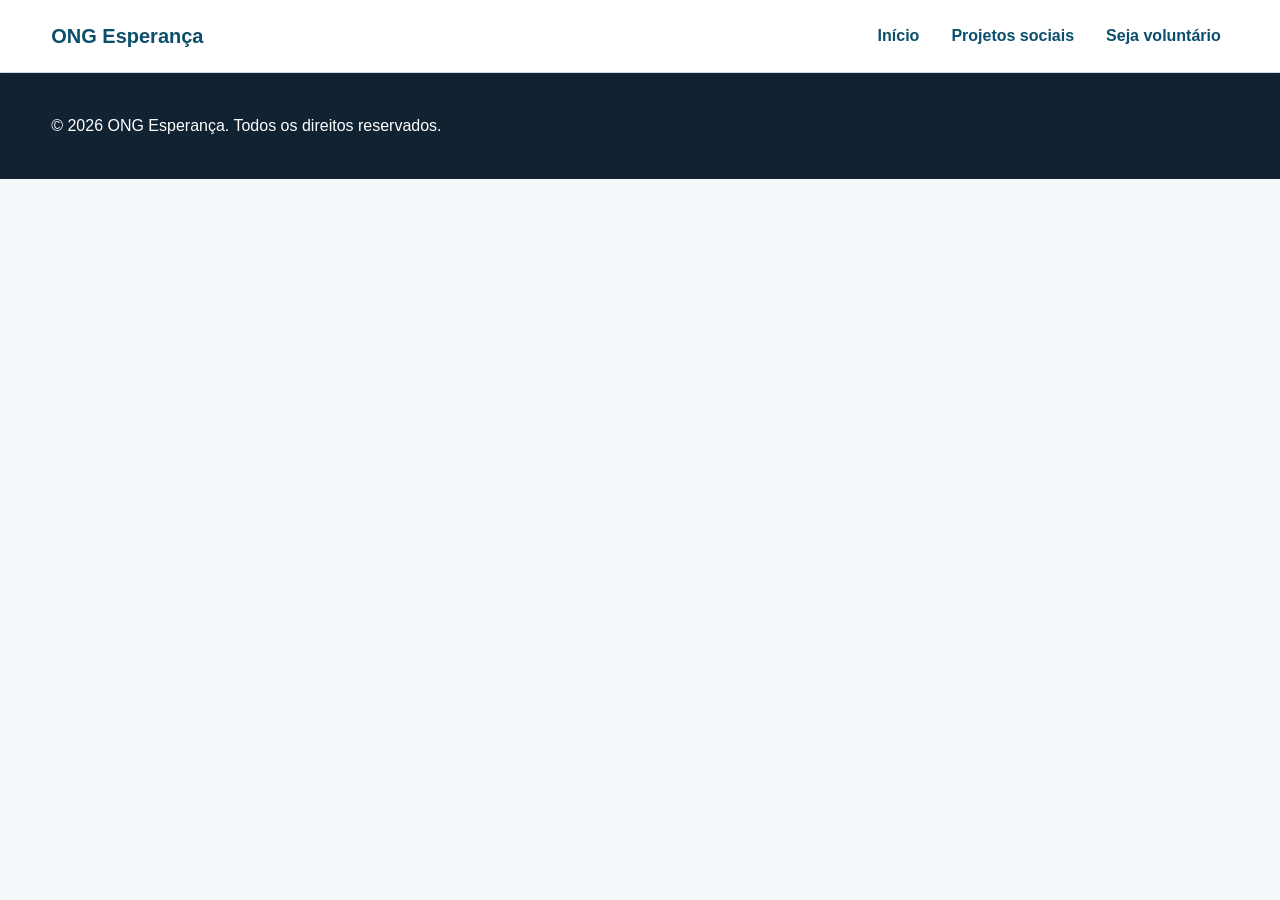
<file: index.html>
<!DOCTYPE html>
<html lang="pt-BR">
<head>
  <meta charset="UTF-8">
  <meta name="viewport" content="width=device-width, initial-scale=1.0">
  <meta http-equiv="refresh" content="0; url=html/index.html">
  <title>ONG Esperança | Início</title>
  <link rel="canonical" href="html/index.html">
</head>
<body>
  <p>Redirecionando para a <a href="html/index.html">página inicial da ONG Esperança</a>...</p>
</body>
</html>
</file>
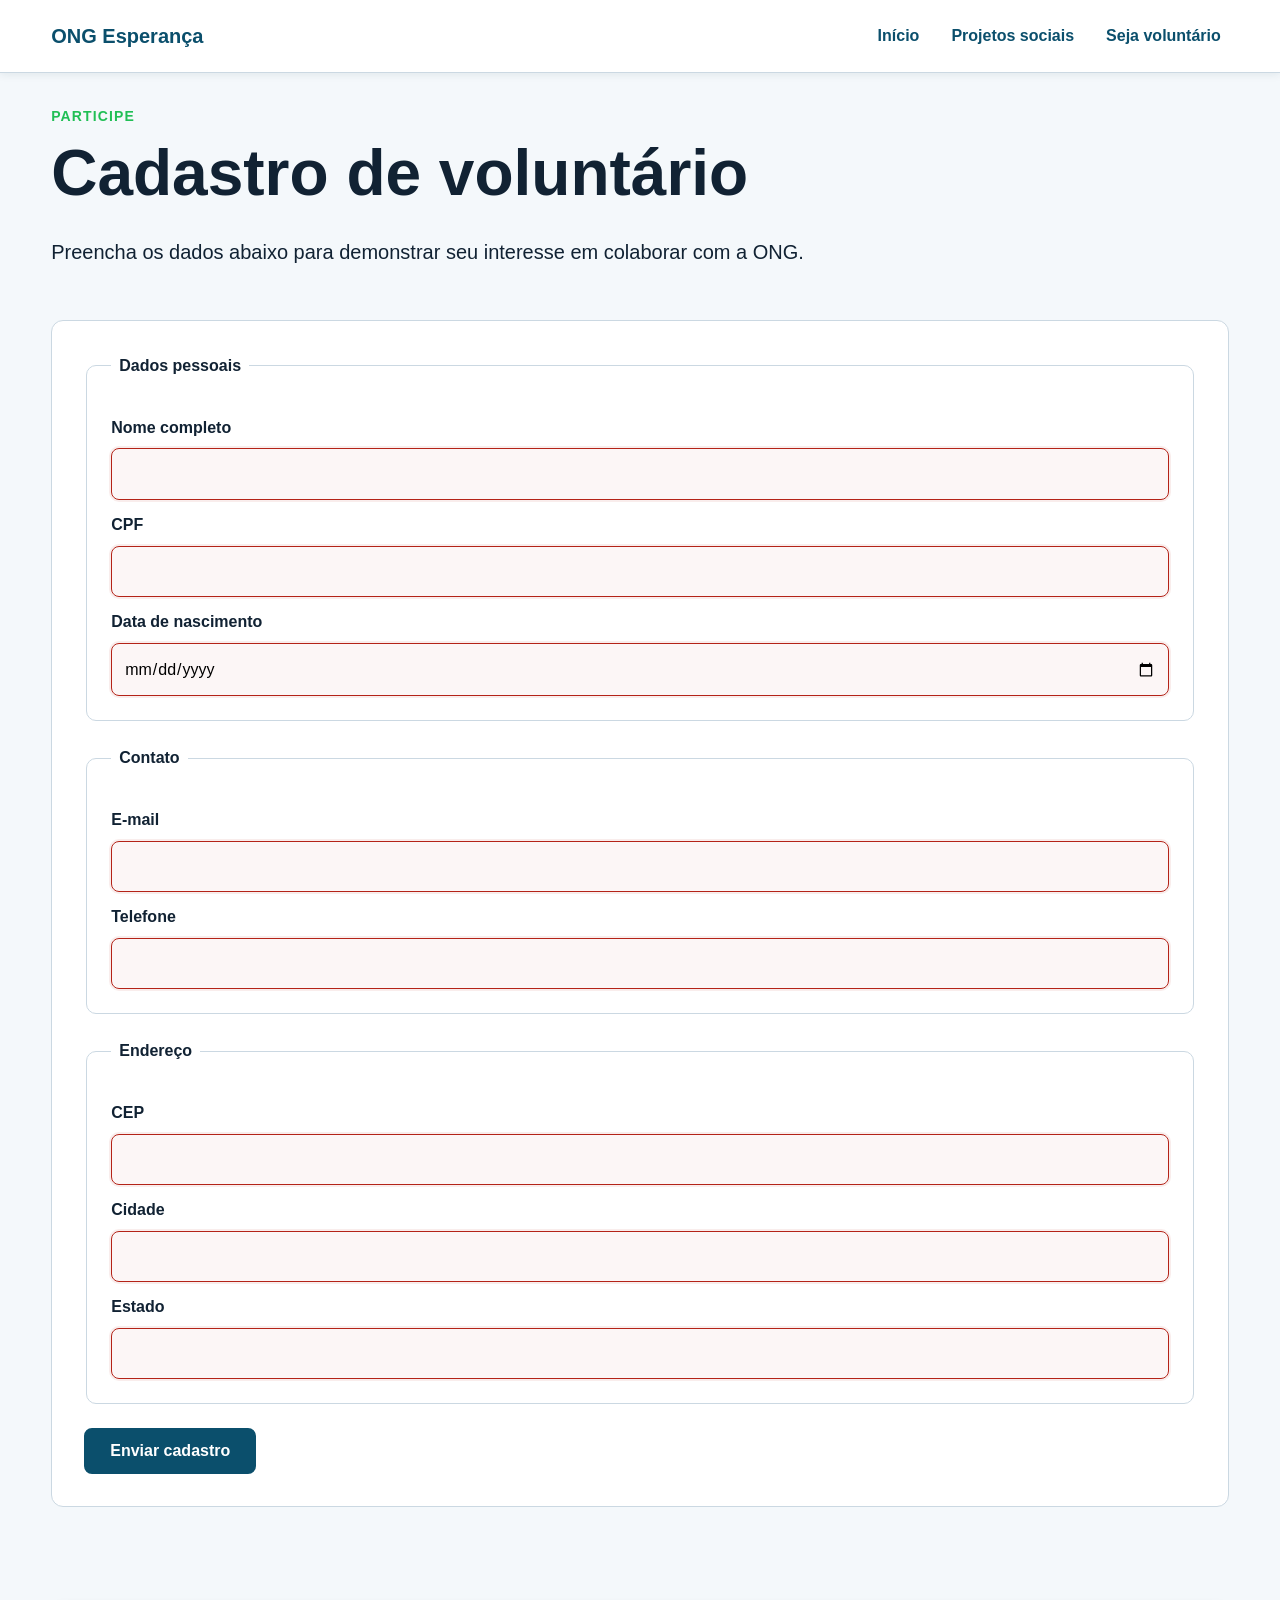
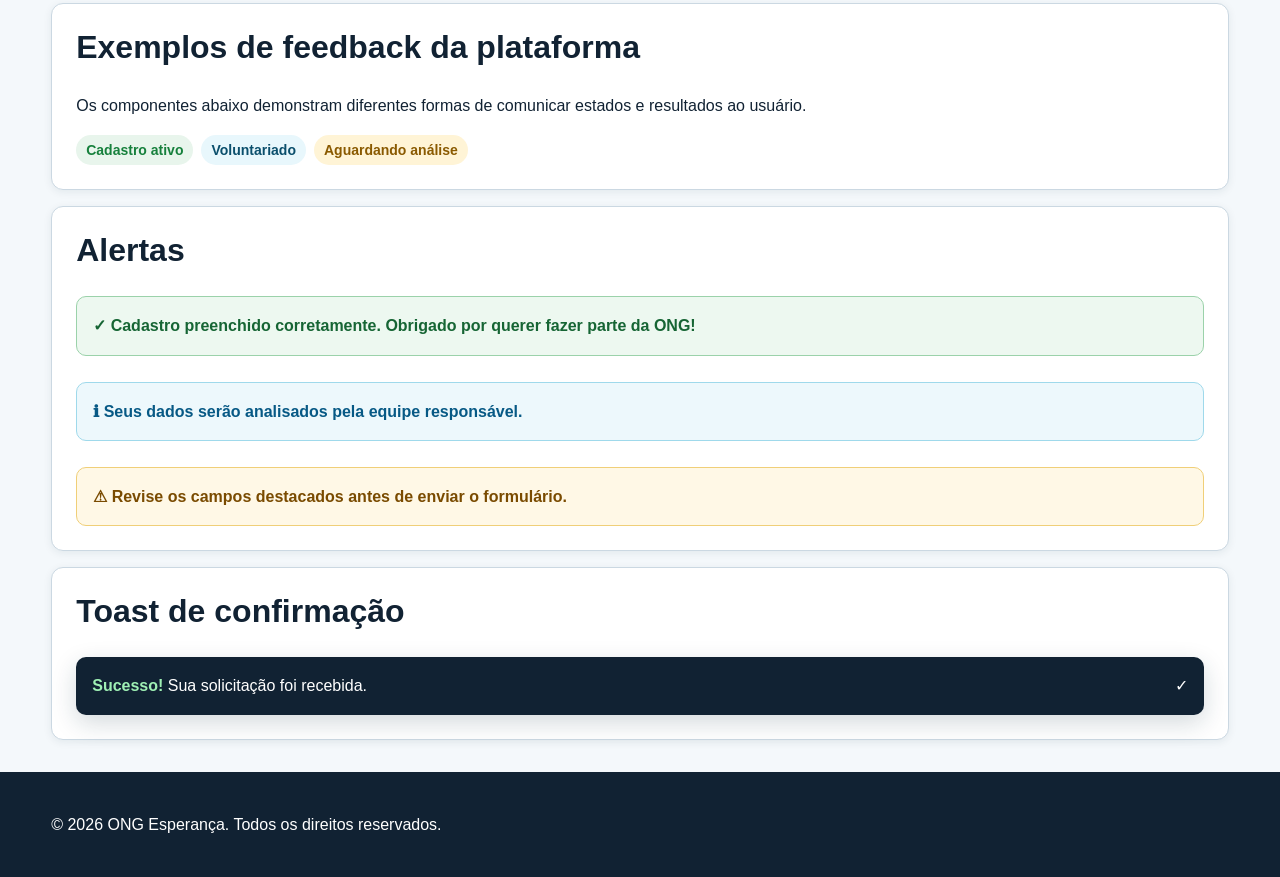
<file: cadastro.html>
<!DOCTYPE html>
<html lang="pt-BR">
<head>
  <meta charset="UTF-8">
  <meta name="viewport" content="width=device-width, initial-scale=1.0">
  <meta name="description" content="Cadastre-se para atuar como voluntário na ONG Esperança.">
  <title>ONG Esperança | Cadastro de voluntário</title>
  <link rel="stylesheet" href="css/style.css">
</head>
<body>
  <header class="site-header">
    <div class="container">
      <a class="brand" href="index.html">ONG Esperança</a>
      <input class="menu-toggle" type="checkbox" id="menu-toggle">
      <label class="menu-button" for="menu-toggle" aria-label="Abrir ou fechar menu">☰</label>
      <nav class="main-nav" aria-label="Navegação principal">
        <ul class="nav-list">
          <li><a href="index.html">Início</a></li>
          <li class="has-dropdown">
            <a href="projetos.html">Projetos sociais</a>
            <ul class="dropdown">
              <li><a href="projetos.html#projetos-atuacao">Frentes de atuação</a></li>
              <li><a href="projetos.html#campanhas">Campanhas de doação</a></li>
              <li><a href="projetos.html#voluntariado">Como ser voluntário</a></li>
            </ul>
          </li>
          <li><a href="cadastro.html" aria-current="page">Seja voluntário</a></li>
        </ul>
      </nav>
    </div>
  </header>

  <main class="container">
    <section class="section" aria-labelledby="titulo-cadastro">
      <p class="eyebrow">Participe</p>
      <h1 id="titulo-cadastro">Cadastro de voluntário</h1>
      <p class="lead">Preencha os dados abaixo para demonstrar seu interesse em colaborar com a ONG.</p>
    </section>

    <form class="form" action="#" method="post">
      <fieldset>
        <legend>Dados pessoais</legend>
        <label for="nome">Nome completo</label>
        <input id="nome" name="nome" type="text" autocomplete="name" required>
        <label for="cpf">CPF</label>
        <input id="cpf" name="cpf" type="text" inputmode="numeric" autocomplete="off" pattern="[0-9]{11}" maxlength="11" minlength="11" title="Digite o CPF com 11 números, sem pontos ou traços." required>
        <label for="nascimento">Data de nascimento</label>
        <input id="nascimento" name="nascimento" type="date" autocomplete="bday" required>
      </fieldset>
      <fieldset>
        <legend>Contato</legend>
        <label for="email">E-mail</label>
        <input id="email" name="email" type="email" autocomplete="email" required>
        <label for="telefone">Telefone</label>
        <input id="telefone" name="telefone" type="tel" inputmode="numeric" autocomplete="tel" pattern="[0-9]{10,11}" maxlength="11" title="Digite o telefone com 10 ou 11 números." required>
      </fieldset>
      <fieldset>
        <legend>Endereço</legend>
        <label for="cep">CEP</label>
        <input id="cep" name="cep" type="text" inputmode="numeric" autocomplete="postal-code" pattern="[0-9]{8}" maxlength="8" minlength="8" title="Digite o CEP com 8 números, sem hífen." required>
        <label for="cidade">Cidade</label>
        <input id="cidade" name="cidade" type="text" autocomplete="address-level2" required>
        <label for="estado">Estado</label>
        <input id="estado" name="estado" type="text" autocomplete="address-level1" maxlength="2" required>
      </fieldset>
      <button class="button" type="submit">Enviar cadastro</button>
    </form>
    <section class="section feedback-demo" aria-labelledby="feedback-titulo">
      <div class="feedback-card">
        <h2 id="feedback-titulo">Exemplos de feedback da plataforma</h2>
        <p>Os componentes abaixo demonstram diferentes formas de comunicar estados e resultados ao usuário.</p>
        <div class="badges" aria-label="Categorias">
          <span class="badge badge-success">Cadastro ativo</span>
          <span class="badge badge-info">Voluntariado</span>
          <span class="badge badge-warning">Aguardando análise</span>
        </div>
      </div>
      <div class="feedback-card">
        <h2>Alertas</h2>
        <div class="alert alert-success" role="status">✓ Cadastro preenchido corretamente. Obrigado por querer fazer parte da ONG!</div>
        <br>
        <div class="alert alert-info" role="status">ℹ Seus dados serão analisados pela equipe responsável.</div>
        <br>
        <div class="alert alert-warning" role="alert">⚠ Revise os campos destacados antes de enviar o formulário.</div>
      </div>
      <div class="feedback-card">
        <h2>Toast de confirmação</h2>
        <div class="toast" role="status" aria-live="polite"><span><strong>Sucesso!</strong> Sua solicitação foi recebida.</span><span aria-hidden="true">✓</span></div>
      </div>
    </section>
  </main>

  <footer class="site-footer"><div class="container"><p>&copy; 2026 ONG Esperança. Todos os direitos reservados.</p></div></footer>
</body>
</html>
</file>
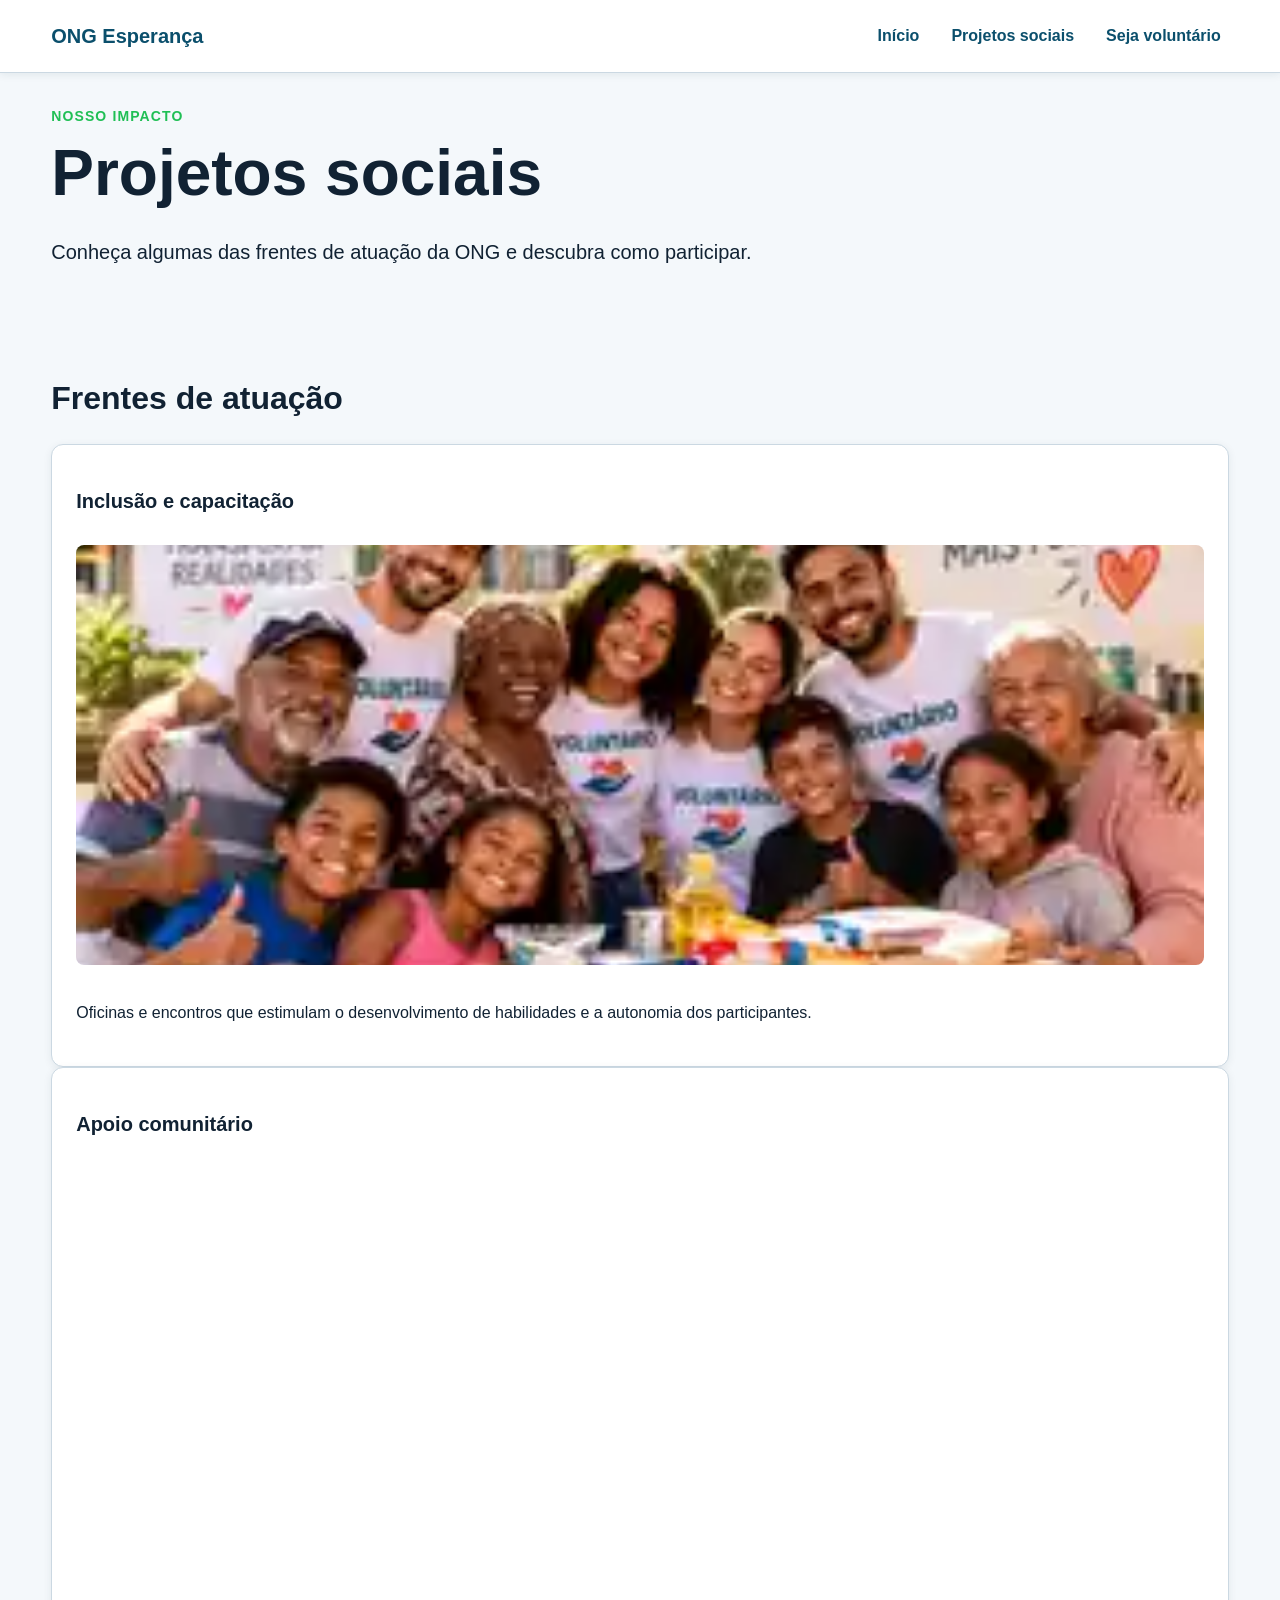
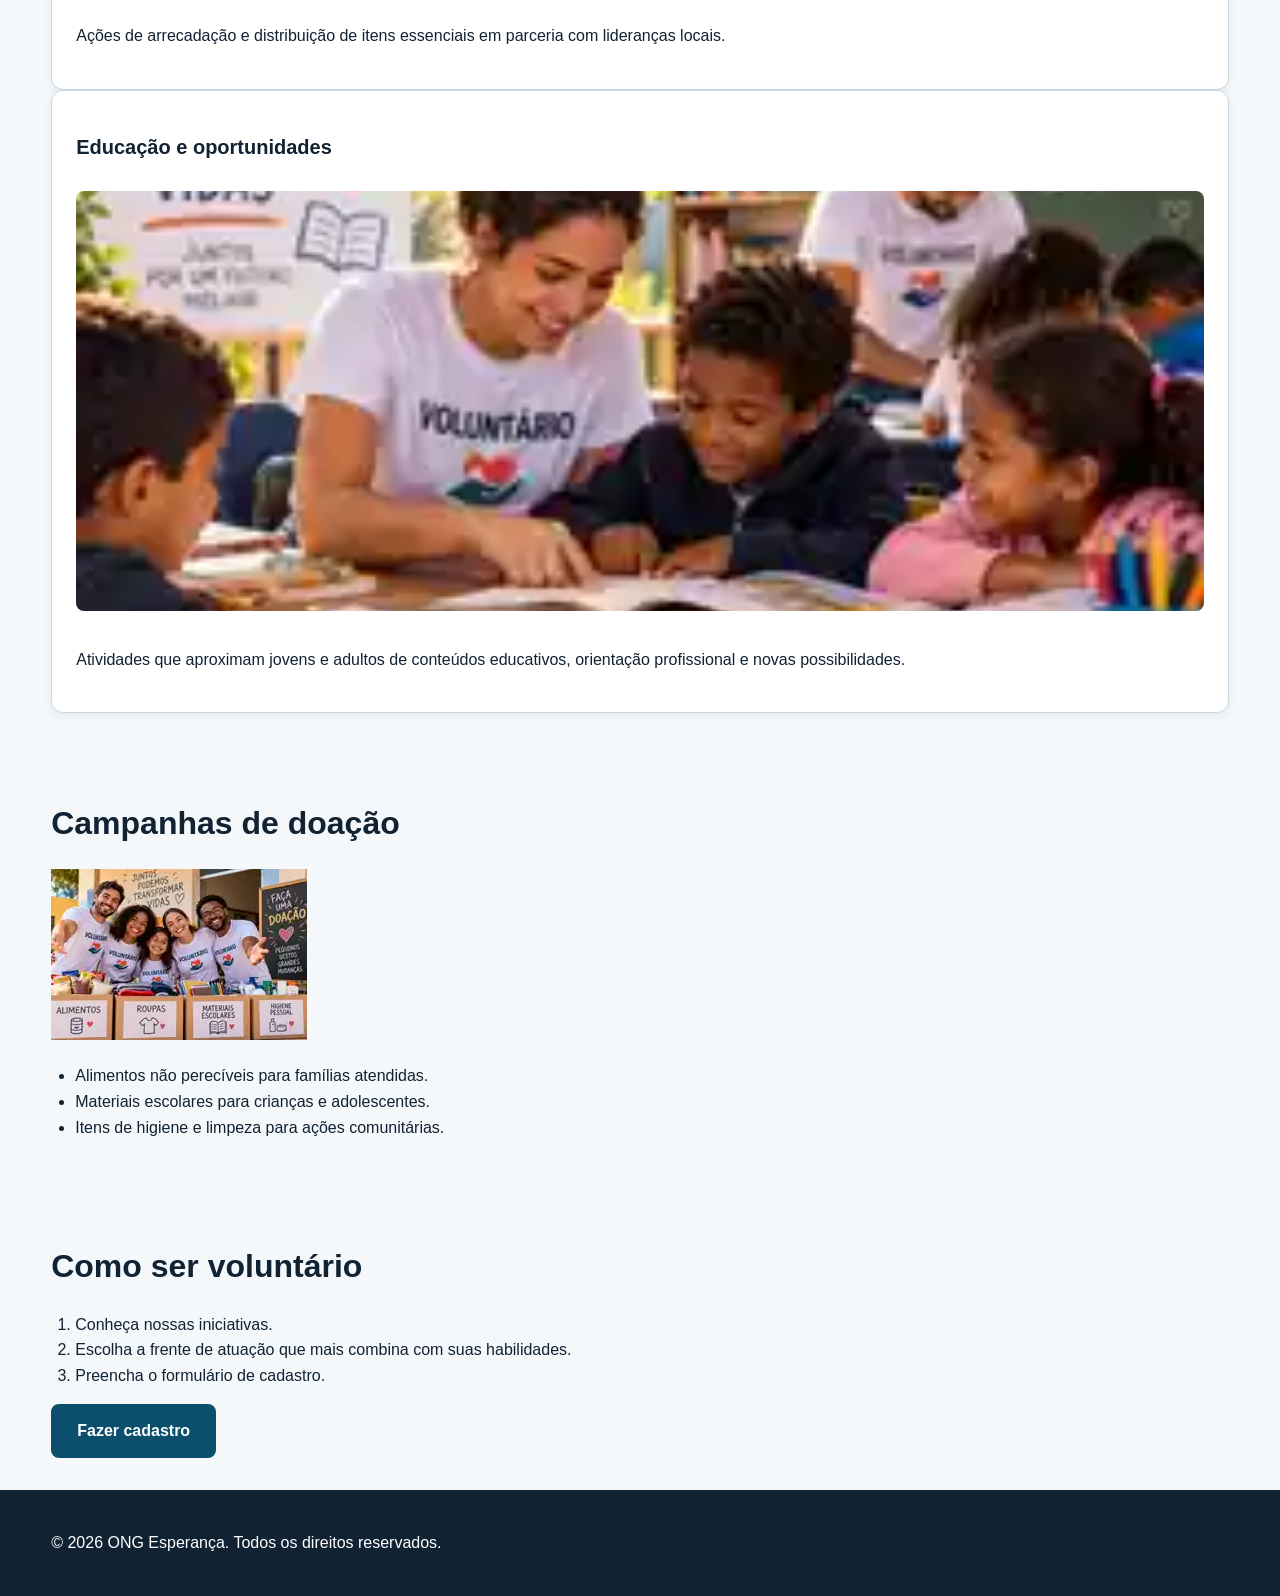
<file: projetos.html>
<!DOCTYPE html>
<html lang="pt-BR">
<head>
  <meta charset="UTF-8">
  <meta name="viewport" content="width=device-width, initial-scale=1.0">
  <meta name="description" content="Conheça os projetos sociais e campanhas de doação da ONG Esperança.">
  <title>ONG Esperança | Projetos sociais</title>
  <link rel="stylesheet" href="css/style.css">
</head>
<body>
  <header class="site-header"><div class="container">
    <a class="brand" href="index.html">ONG Esperança</a>
    <input class="menu-toggle" type="checkbox" id="menu-toggle">
    <label class="menu-button" for="menu-toggle" aria-label="Abrir ou fechar menu">☰</label>
    <nav class="main-nav" aria-label="Navegação principal">
      <ul class="nav-list">
        <li><a href="index.html">Início</a></li>
        <li class="has-dropdown">
          <a href="projetos.html" aria-current="page">Projetos sociais</a>
          <ul class="dropdown">
            <li><a href="#projetos-atuacao">Frentes de atuação</a></li>
            <li><a href="#campanhas">Campanhas de doação</a></li>
            <li><a href="#voluntariado">Como ser voluntário</a></li>
          </ul>
        </li>
        <li><a href="cadastro.html">Seja voluntário</a></li>
      </ul>
    </nav>
  </div></header>
  <main class="container">
    <section class="section" aria-labelledby="titulo-projetos"><p class="eyebrow">Nosso impacto</p><h1 id="titulo-projetos">Projetos sociais</h1><p class="lead">Conheça algumas das frentes de atuação da ONG e descubra como participar.</p></section>
    <section class="section" aria-labelledby="projetos-atuacao"><h2 id="projetos-atuacao">Frentes de atuação</h2>
      <article class="project"><h3>Inclusão e capacitação</h3><img src="images/comunidade-voluntarios.webp" alt="Voluntários felizes junto da comunidade atendida"><p>Oficinas e encontros que estimulam o desenvolvimento de habilidades e a autonomia dos participantes.</p></article>
      <article class="project"><h3>Apoio comunitário</h3><img src="images/doacao-alimentos.webp" alt="Voluntários entregando alimentos a pessoas da comunidade"><p>Ações de arrecadação e distribuição de itens essenciais em parceria com lideranças locais.</p></article>
      <article class="project"><h3>Educação e oportunidades</h3><img src="images/educacao-leitura.webp" alt="Voluntária ensinando crianças a ler"><p>Atividades que aproximam jovens e adultos de conteúdos educativos, orientação profissional e novas possibilidades.</p></article>
    </section>
    <section class="section" aria-labelledby="campanhas"><h2 id="campanhas">Campanhas de doação</h2><img src="images/campanha-doacoes.webp" alt="Voluntários unidos convidando a comunidade a fazer doações"><ul class="feature-list"><li>Alimentos não perecíveis para famílias atendidas.</li><li>Materiais escolares para crianças e adolescentes.</li><li>Itens de higiene e limpeza para ações comunitárias.</li></ul></section>
    <section class="section" aria-labelledby="voluntariado"><h2 id="voluntariado">Como ser voluntário</h2><ol class="steps"><li>Conheça nossas iniciativas.</li><li>Escolha a frente de atuação que mais combina com suas habilidades.</li><li>Preencha o formulário de cadastro.</li></ol><a class="button" href="cadastro.html">Fazer cadastro</a></section>
  </main>
  <footer class="site-footer"><div class="container"><p>&copy; 2026 ONG Esperança. Todos os direitos reservados.</p></div></footer>
</body>
</html>
</file>
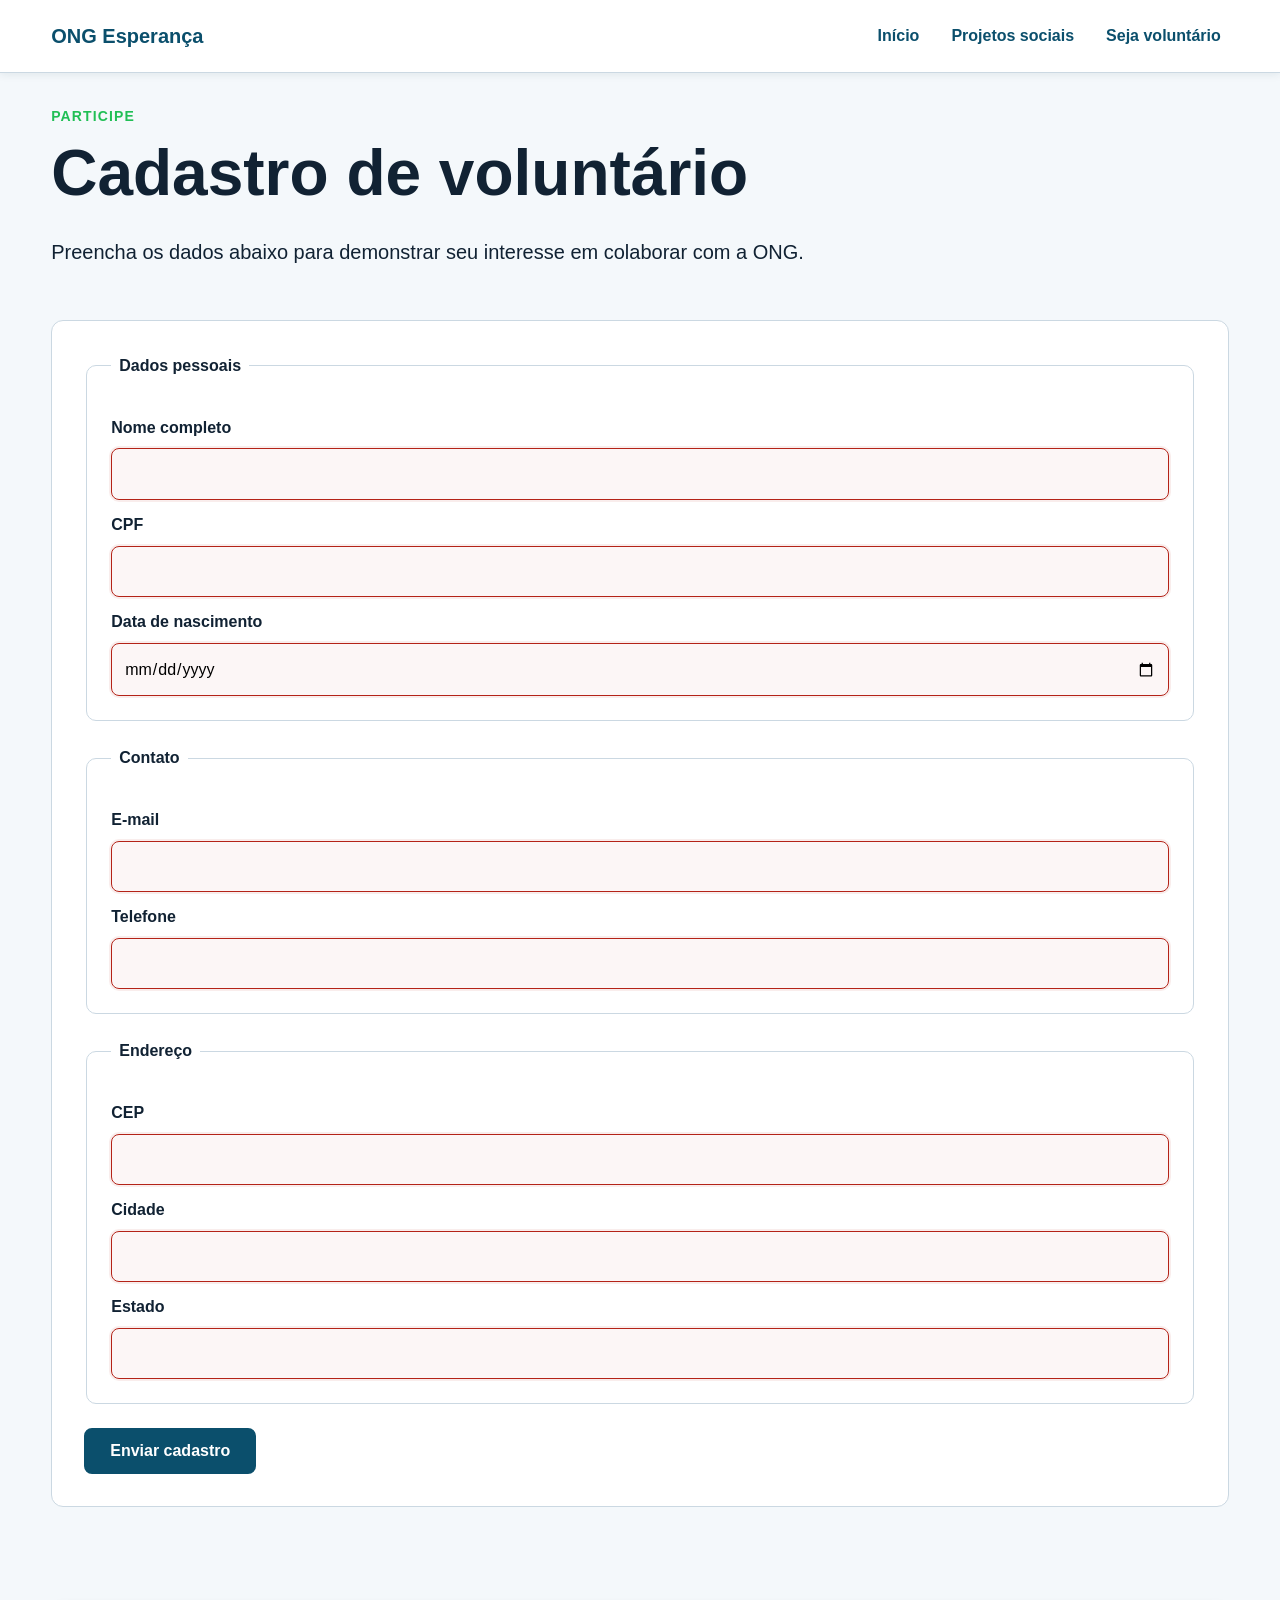
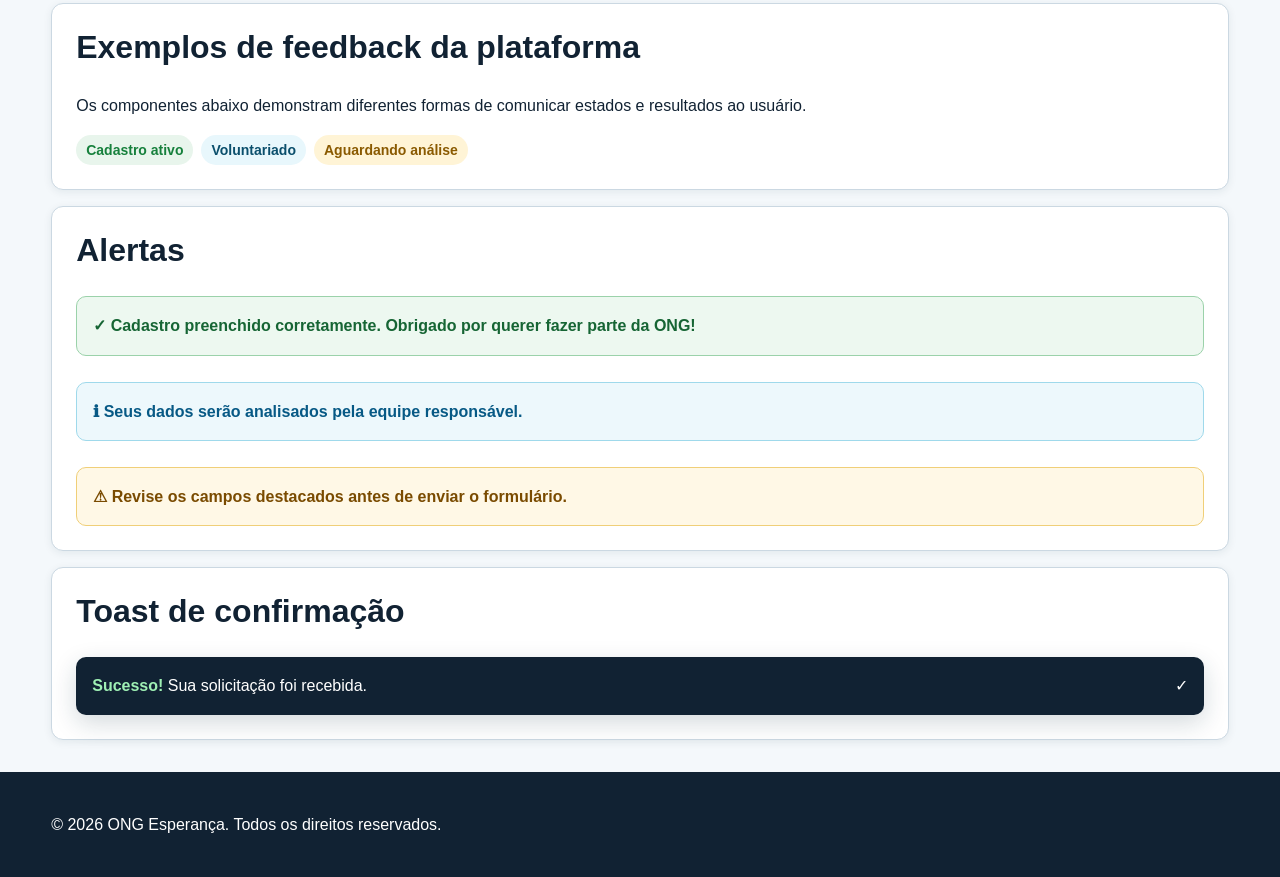
<file: html/cadastro.html>
<!DOCTYPE html>
<html lang="pt-BR">
<head>
  <meta charset="UTF-8">
  <meta name="viewport" content="width=device-width, initial-scale=1.0">
  <meta name="description" content="Cadastre-se para atuar como voluntário na ONG Esperança.">
  <title>ONG Esperança | Cadastro de voluntário</title>
  <link rel="stylesheet" href="../css/style.css">
</head>
<body>
  <header class="site-header">
    <div class="container">
      <a class="brand" href="index.html">ONG Esperança</a>
      <input class="menu-toggle" type="checkbox" id="menu-toggle">
      <label class="menu-button" for="menu-toggle" aria-label="Abrir ou fechar menu">☰</label>
      <nav class="main-nav" aria-label="Navegação principal">
        <ul class="nav-list">
          <li><a href="index.html">Início</a></li>
          <li class="has-dropdown">
            <a href="projetos.html">Projetos sociais</a>
            <ul class="dropdown">
              <li><a href="projetos.html#projetos-atuacao">Frentes de atuação</a></li>
              <li><a href="projetos.html#campanhas">Campanhas de doação</a></li>
              <li><a href="projetos.html#voluntariado">Como ser voluntário</a></li>
            </ul>
          </li>
          <li><a href="cadastro.html" aria-current="page">Seja voluntário</a></li>
        </ul>
      </nav>
    </div>
  </header>
  <main class="container">
    <section class="section" aria-labelledby="titulo-cadastro">
      <p class="eyebrow">Participe</p>
      <h1 id="titulo-cadastro">Cadastro de voluntário</h1>
      <p class="lead">Preencha os dados abaixo para demonstrar seu interesse em colaborar com a ONG.</p>
    </section>
    <form class="form" id="volunteer-form" action="#" method="post">
      <fieldset>
        <legend>Dados pessoais</legend>
        <label for="nome">Nome completo</label>
        <input id="nome" name="nome" type="text" autocomplete="name" required>
        <label for="cpf">CPF</label>
        <input id="cpf" name="cpf" type="text" inputmode="numeric" autocomplete="off" pattern="[0-9]{11}" maxlength="11" minlength="11" title="Digite o CPF com 11 números, sem pontos ou traços." required>
        <label for="nascimento">Data de nascimento</label>
        <input id="nascimento" name="nascimento" type="date" autocomplete="bday" required>
      </fieldset>
      <fieldset>
        <legend>Contato</legend>
        <label for="email">E-mail</label>
        <input id="email" name="email" type="email" autocomplete="email" required>
        <label for="telefone">Telefone</label>
        <input id="telefone" name="telefone" type="tel" inputmode="numeric" autocomplete="tel" pattern="[0-9]{10,11}" maxlength="11" title="Digite o telefone com 10 ou 11 números." required>
      </fieldset>
      <fieldset>
        <legend>Endereço</legend>
        <label for="cep">CEP</label>
        <input id="cep" name="cep" type="text" inputmode="numeric" autocomplete="postal-code" pattern="[0-9]{8}" maxlength="8" minlength="8" title="Digite o CEP com 8 números, sem hífen." required>
        <label for="cidade">Cidade</label>
        <input id="cidade" name="cidade" type="text" autocomplete="address-level2" required>
        <label for="estado">Estado</label>
        <input id="estado" name="estado" type="text" autocomplete="address-level1" maxlength="2" required>
      </fieldset>
      <button class="button" type="submit">Enviar cadastro</button>
      <p id="form-feedback" class="alert alert-info" role="status" aria-live="polite" hidden>Preencha os campos obrigatórios para continuar.</p>
    </form>
    <section class="section feedback-demo" aria-labelledby="feedback-titulo">
      <div class="feedback-card">
        <h2 id="feedback-titulo">Exemplos de feedback da plataforma</h2>
        <p>Os componentes abaixo demonstram diferentes formas de comunicar estados e resultados ao usuário.</p>
        <div class="badges" aria-label="Categorias">
          <span class="badge badge-success">Cadastro ativo</span>
          <span class="badge badge-info">Voluntariado</span>
          <span class="badge badge-warning">Aguardando análise</span>
        </div>
      </div>
      <div class="feedback-card">
        <h2>Alertas</h2>
        <div class="alert alert-success" role="status">✓ Cadastro preenchido corretamente. Obrigado por querer fazer parte da ONG!</div>
        <br>
        <div class="alert alert-info" role="status">ℹ Seus dados serão analisados pela equipe responsável.</div>
        <br>
        <div class="alert alert-warning" role="alert">⚠ Revise os campos destacados antes de enviar o formulário.</div>
      </div>
      <div class="feedback-card">
        <h2>Toast de confirmação</h2>
        <div class="toast" role="status" aria-live="polite"><span><strong>Sucesso!</strong> Sua solicitação foi recebida.</span><span aria-hidden="true">✓</span></div>
      </div>
    </section>
  </main>
  <footer class="site-footer"><div class="container"><p>&copy; 2026 ONG Esperança. Todos os direitos reservados.</p></div></footer>
  <script type="module" src="../js/main.js"></script>
</body>
</html>
</file>
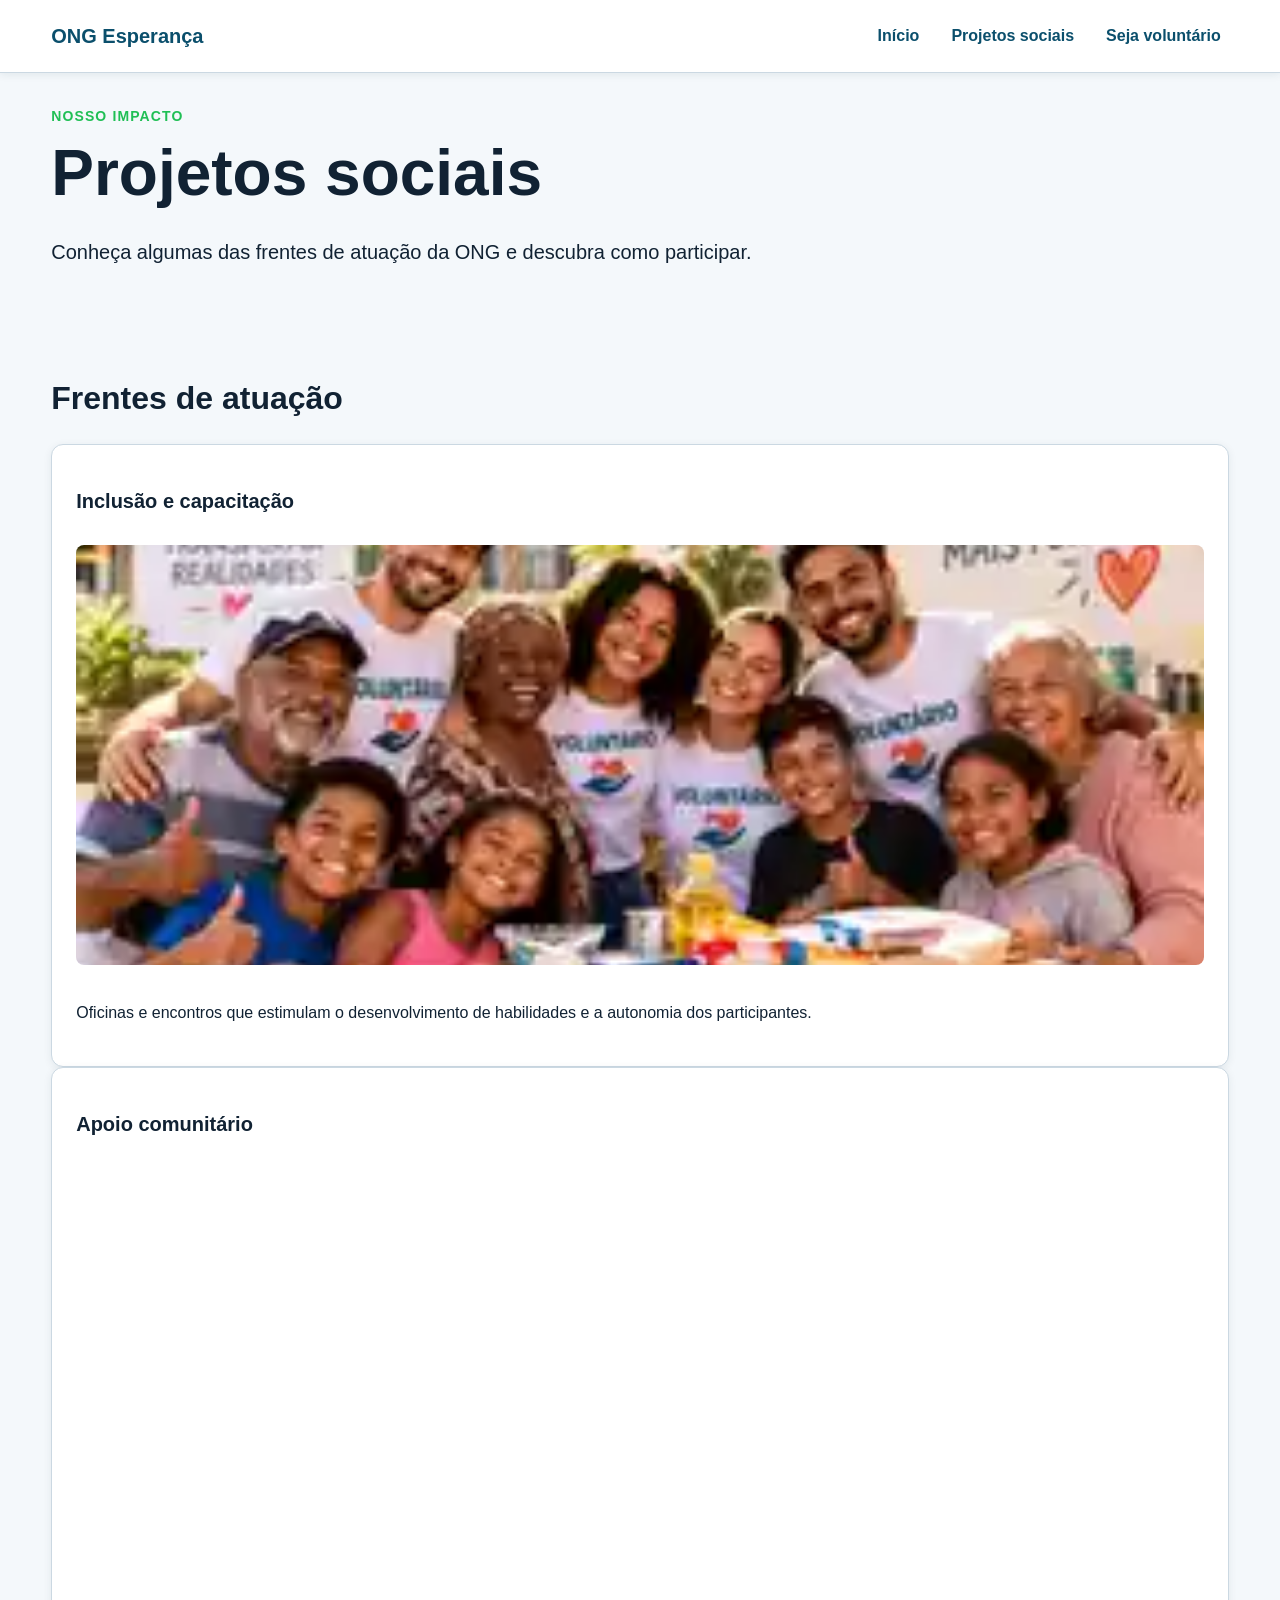
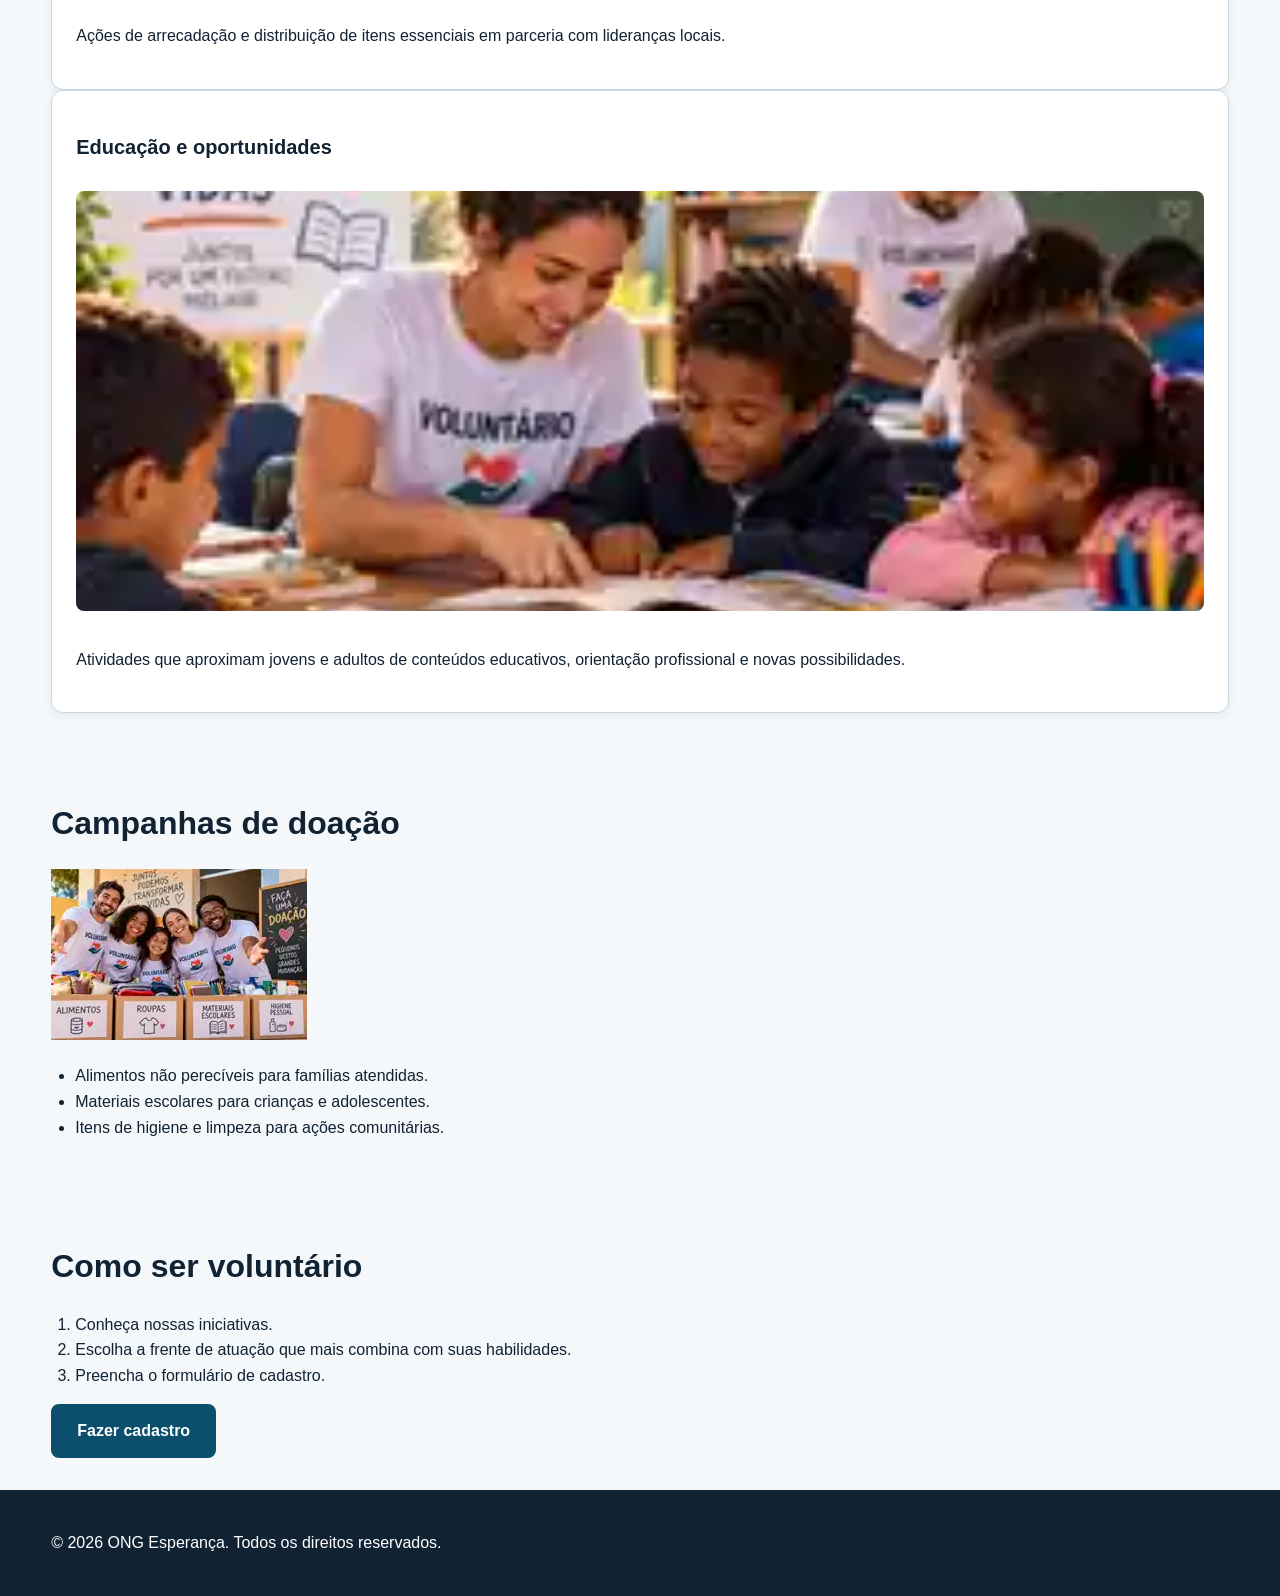
<file: html/projetos.html>
<!DOCTYPE html>
<html lang="pt-BR">
<head>
  <meta charset="UTF-8">
  <meta name="viewport" content="width=device-width, initial-scale=1.0">
  <meta name="description" content="Conheça os projetos sociais e campanhas de doação da ONG Esperança.">
  <title>ONG Esperança | Projetos sociais</title>
  <link rel="stylesheet" href="../css/style.css">
</head>
<body>
  <header class="site-header"><div class="container">
    <a class="brand" href="index.html">ONG Esperança</a>
    <input class="menu-toggle" type="checkbox" id="menu-toggle">
    <label class="menu-button" for="menu-toggle" aria-label="Abrir ou fechar menu">☰</label>
    <nav class="main-nav" aria-label="Navegação principal">
      <ul class="nav-list">
        <li><a href="index.html">Início</a></li>
        <li class="has-dropdown">
          <a href="projetos.html" aria-current="page">Projetos sociais</a>
          <ul class="dropdown">
            <li><a href="#projetos-atuacao">Frentes de atuação</a></li>
            <li><a href="#campanhas">Campanhas de doação</a></li>
            <li><a href="#voluntariado">Como ser voluntário</a></li>
          </ul>
        </li>
        <li><a href="cadastro.html">Seja voluntário</a></li>
      </ul>
    </nav>
  </div></header>
  <main class="container">
    <section class="section" aria-labelledby="titulo-projetos"><p class="eyebrow">Nosso impacto</p><h1 id="titulo-projetos">Projetos sociais</h1><p class="lead">Conheça algumas das frentes de atuação da ONG e descubra como participar.</p></section>
    <section class="section" aria-labelledby="projetos-atuacao"><h2 id="projetos-atuacao">Frentes de atuação</h2>
      <article class="project"><h3>Inclusão e capacitação</h3><img src="../images/comunidade-voluntarios.webp" alt="Voluntários felizes junto da comunidade atendida"><p>Oficinas e encontros que estimulam o desenvolvimento de habilidades e a autonomia dos participantes.</p></article>
      <article class="project"><h3>Apoio comunitário</h3><img src="../images/doacao-alimentos.webp" alt="Voluntários entregando alimentos a pessoas da comunidade"><p>Ações de arrecadação e distribuição de itens essenciais em parceria com lideranças locais.</p></article>
      <article class="project"><h3>Educação e oportunidades</h3><img src="../images/educacao-leitura.webp" alt="Voluntária ensinando crianças a ler"><p>Atividades que aproximam jovens e adultos de conteúdos educativos, orientação profissional e novas possibilidades.</p></article>
    </section>
    <section class="section" aria-labelledby="campanhas"><h2 id="campanhas">Campanhas de doação</h2><img src="../images/campanha-doacoes.webp" alt="Voluntários unidos convidando a comunidade a fazer doações"><ul class="feature-list"><li>Alimentos não perecíveis para famílias atendidas.</li><li>Materiais escolares para crianças e adolescentes.</li><li>Itens de higiene e limpeza para ações comunitárias.</li></ul></section>
    <section class="section" aria-labelledby="voluntariado"><h2 id="voluntariado">Como ser voluntário</h2><ol class="steps"><li>Conheça nossas iniciativas.</li><li>Escolha a frente de atuação que mais combina com suas habilidades.</li><li>Preencha o formulário de cadastro.</li></ol><a class="button" href="cadastro.html">Fazer cadastro</a></section>
  </main>
  <footer class="site-footer"><div class="container"><p>&copy; 2026 ONG Esperança. Todos os direitos reservados.</p></div></footer>
</body>
</html>
</file>
<file: css/style.css>
:root {
  --color-primary:#0b4f6c; --color-secondary:#01baef; --color-accent:#20bf55; --color-dark:#123;
  --color-light:#f4f8fb; --color-white:#fff; --color-border:#cbd8e2; --color-muted:#607080; --color-input-border:#9eb0bf;
  --color-success:#16803c; --color-error:#b42318;
  --font-xs:.75rem; --font-sm:.875rem; --font-md:1rem; --font-lg:1.25rem; --font-xl:2rem; --font-xxl:4rem;
  --space-1:4px; --space-2:8px; --space-3:12px; --space-4:16px; --space-5:24px; --space-6:32px; --space-7:48px; --space-8:64px;
  --radius-sm:8px; --radius-md:10px; --radius-lg:12px; --shadow-sm:0 2px 8px rgba(18,51,68,.08);
}
*{box-sizing:border-box} html{scroll-behavior:smooth}
body{margin:0;font-family:Arial,Helvetica,sans-serif;font-size:var(--font-md);color:var(--color-dark);background:var(--color-light);line-height:1.6}
a{color:var(--color-primary)}
.container{width:min(1200px,92%);margin-inline:auto}
.site-header{background:var(--color-white);border-bottom:1px solid var(--color-border);position:sticky;top:0;z-index:10;box-shadow:var(--shadow-sm)}
.site-header .container{min-height:72px;display:flex;align-items:center;justify-content:space-between;gap:var(--space-5)}
.brand{font-size:var(--font-lg);font-weight:800;text-decoration:none}
.main-nav{display:block}.nav-list{list-style:none;display:flex;gap:var(--space-4);margin:0;padding:0;align-items:center}
.nav-list a{text-decoration:none;font-weight:700;display:block;padding:var(--space-2);transition:color .2s ease,background-color .2s ease}
.nav-list a:hover,.nav-list a:focus-visible{color:var(--color-secondary)}
.has-dropdown{position:relative}
.dropdown{list-style:none;position:absolute;top:100%;left:0;min-width:220px;margin:0;padding:var(--space-2);background:var(--color-white);border:1px solid var(--color-border);border-radius:var(--radius-sm);box-shadow:var(--shadow-sm);display:none}
.has-dropdown:hover>.dropdown,.has-dropdown:focus-within>.dropdown{display:block}
.dropdown a{font-weight:600;white-space:nowrap}.menu-toggle,.menu-button{display:none}

.hero,.cards{display:grid;grid-template-columns:repeat(12,minmax(0,1fr))}
.hero{gap:var(--space-7);align-items:center;padding-block:var(--space-8)}
.hero>div{grid-column:span 7}.hero>img{grid-column:span 5;width:100%;max-width:420px;justify-self:end;border-radius:var(--radius-lg)}
.eyebrow{margin:0 0 var(--space-2);color:var(--color-accent);font-size:var(--font-sm);font-weight:800;text-transform:uppercase;letter-spacing:.08em}
h1,h2,h3{line-height:1.2} h1{font-size:clamp(2.2rem,5vw,var(--font-xxl));margin:0 0 var(--space-5)}
h2{font-size:clamp(1.6rem,3vw,var(--font-xl))} h3{font-size:var(--font-lg)}.lead{font-size:var(--font-lg);max-width:70ch}
.actions{display:flex;flex-wrap:wrap;gap:var(--space-3);margin-top:var(--space-5)}
.button{display:inline-block;border:2px solid var(--color-primary);background:var(--color-primary);color:var(--color-white);padding:var(--space-3) var(--space-5);border-radius:var(--radius-sm);text-decoration:none;font-size:var(--font-md);font-weight:700;cursor:pointer;transition:background-color .2s ease,color .2s ease,border-color .2s ease,box-shadow .2s ease,transform .1s ease}
.button:hover{background:#083b51;border-color:#083b51}.button:focus-visible{outline:3px solid rgba(1,186,239,.45);outline-offset:3px}.button:active{transform:translateY(1px);box-shadow:inset 0 2px 4px rgba(0,0,0,.15)}
.button:disabled,.button[aria-disabled="true"]{opacity:.55;cursor:not-allowed;pointer-events:none;filter:grayscale(.2)}
.button-secondary{background:transparent;color:var(--color-primary)}.button-secondary:hover{background:var(--color-primary);color:var(--color-white)}
.section{padding-block:var(--space-6)}.cards{gap:var(--space-4)}.card{grid-column:span 4}
.card,.project{background:var(--color-white);border:1px solid var(--color-border);border-radius:var(--radius-lg);padding:var(--space-5);box-shadow:var(--shadow-sm)}
.project img{width:100%;max-height:420px;object-fit:cover;border-radius:var(--radius-sm);margin-block:var(--space-3)}
.contact{padding-bottom:var(--space-8)}
.form{background:var(--color-white);border:1px solid var(--color-border);border-radius:var(--radius-lg);padding:var(--space-6);margin-bottom:var(--space-8)}
fieldset{border:1px solid var(--color-border);border-radius:var(--radius-md);padding:var(--space-5);margin-bottom:var(--space-5)}
legend{font-weight:800;padding-inline:var(--space-2)}label{display:block;font-size:var(--font-md);font-weight:700;margin:var(--space-3) 0 var(--space-2)}
input{width:100%;padding:var(--space-3);border:1px solid var(--color-input-border);border-radius:var(--radius-sm);font:inherit;transition:border-color .2s ease,box-shadow .2s ease,background-color .2s ease}
input:focus{outline:3px solid rgba(1,186,239,.25);border-color:var(--color-secondary)}
input:valid{border-color:var(--color-success);background:rgba(22,128,60,.04)}
input:invalid:not(:placeholder-shown){border-color:var(--color-error);background:rgba(180,35,24,.04);box-shadow:0 0 0 2px rgba(180,35,24,.08)}
input:focus:invalid{outline-color:rgba(180,35,24,.2)}
input:focus:valid{outline-color:rgba(22,128,60,.2)}
.feature-list,.steps{padding-left:var(--space-5)}.site-footer{background:var(--color-dark);color:var(--color-white);padding-block:var(--space-5)}

@media (max-width:1200px){.hero{gap:var(--space-6)}.hero>div{grid-column:span 7}.hero>img{grid-column:span 5}}
@media (max-width:992px){.hero>div{grid-column:span 8}.hero>img{grid-column:span 4}.card{grid-column:span 6}}
@media (max-width:768px){
 .site-header .container{min-height:64px;position:relative}.menu-button{display:block;font-size:1.8rem;line-height:1;cursor:pointer;color:var(--color-primary);padding:8px}
 .menu-toggle{position:absolute;opacity:0;pointer-events:none}.main-nav{display:none;position:absolute;top:100%;left:0;right:0;background:var(--color-white);border-top:1px solid var(--color-border);padding:var(--space-3)}
 .menu-toggle:checked~.main-nav{display:block}.nav-list{flex-direction:column;align-items:stretch;gap:var(--space-2)}.nav-list>li>a{padding:var(--space-3)}
 .dropdown{position:static;min-width:0;margin-left:var(--space-3);box-shadow:none}.has-dropdown:hover>.dropdown{display:none}.has-dropdown:focus-within>.dropdown{display:block}
 .hero>div,.hero>img{grid-column:1/-1}.hero>img{justify-self:start;max-width:520px}.card{grid-column:span 12}
}
@media (max-width:576px){.hero{gap:var(--space-5);padding-block:var(--space-6)}.section{padding-block:var(--space-5)}.form{padding:var(--space-4)}h1{font-size:clamp(2rem,10vw,3rem)}.lead{font-size:var(--font-md)}}
@media (max-width:400px){.container{width:min(100% - 24px,1200px)}.hero{padding-block:var(--space-5)}.actions{flex-direction:column;align-items:stretch}.button{text-align:center}.card,.project,.form{padding:var(--space-4)}.site-footer{font-size:var(--font-sm)}}

/* Componentes de feedback */
.feedback-demo{display:grid;gap:var(--space-4);margin-top:var(--space-6)}
.feedback-card{background:var(--color-white);border:1px solid var(--color-border);border-radius:var(--radius-lg);padding:var(--space-5);box-shadow:var(--shadow-sm)}
.feedback-card h2{margin-top:0}
.badges{display:flex;flex-wrap:wrap;gap:var(--space-2)}
.badge{display:inline-flex;align-items:center;padding:4px 10px;border-radius:999px;font-size:var(--font-sm);font-weight:800}
.badge-success{background:#e8f5ec;color:var(--color-success)}.badge-info{background:#e8f7fc;color:var(--color-primary)}.badge-warning{background:#fff4d6;color:#8a5a00}
.alert{padding:var(--space-4);border-radius:var(--radius-md);border:1px solid;font-weight:600}
.alert-success{background:#edf8f0;border-color:#9bd2aa;color:#166534}.alert-info{background:#edf8fc;border-color:#9fd9eb;color:#075985}.alert-warning{background:#fff8e6;border-color:#f0cf78;color:#7a4b00}
.toast{display:flex;align-items:center;justify-content:space-between;gap:var(--space-4);background:var(--color-dark);color:var(--color-white);padding:var(--space-4);border-radius:var(--radius-md);box-shadow:0 8px 24px rgba(18,51,68,.18)}
.toast strong{color:#9ff0b4}
@media (max-width:576px){.toast{align-items:flex-start;flex-direction:column}}

.field-feedback{display:block;min-height:1.25rem;margin-top:4px;font-size:var(--font-sm);font-weight:600}
input.is-valid{border-color:var(--color-success);background:rgba(22,128,60,.04)}
input.is-invalid{border-color:var(--color-error);background:rgba(180,35,24,.04);box-shadow:0 0 0 2px rgba(180,35,24,.08)}
input.is-valid + .field-feedback{color:var(--color-success)}
input.is-invalid + .field-feedback{color:var(--color-error)}
</file>
